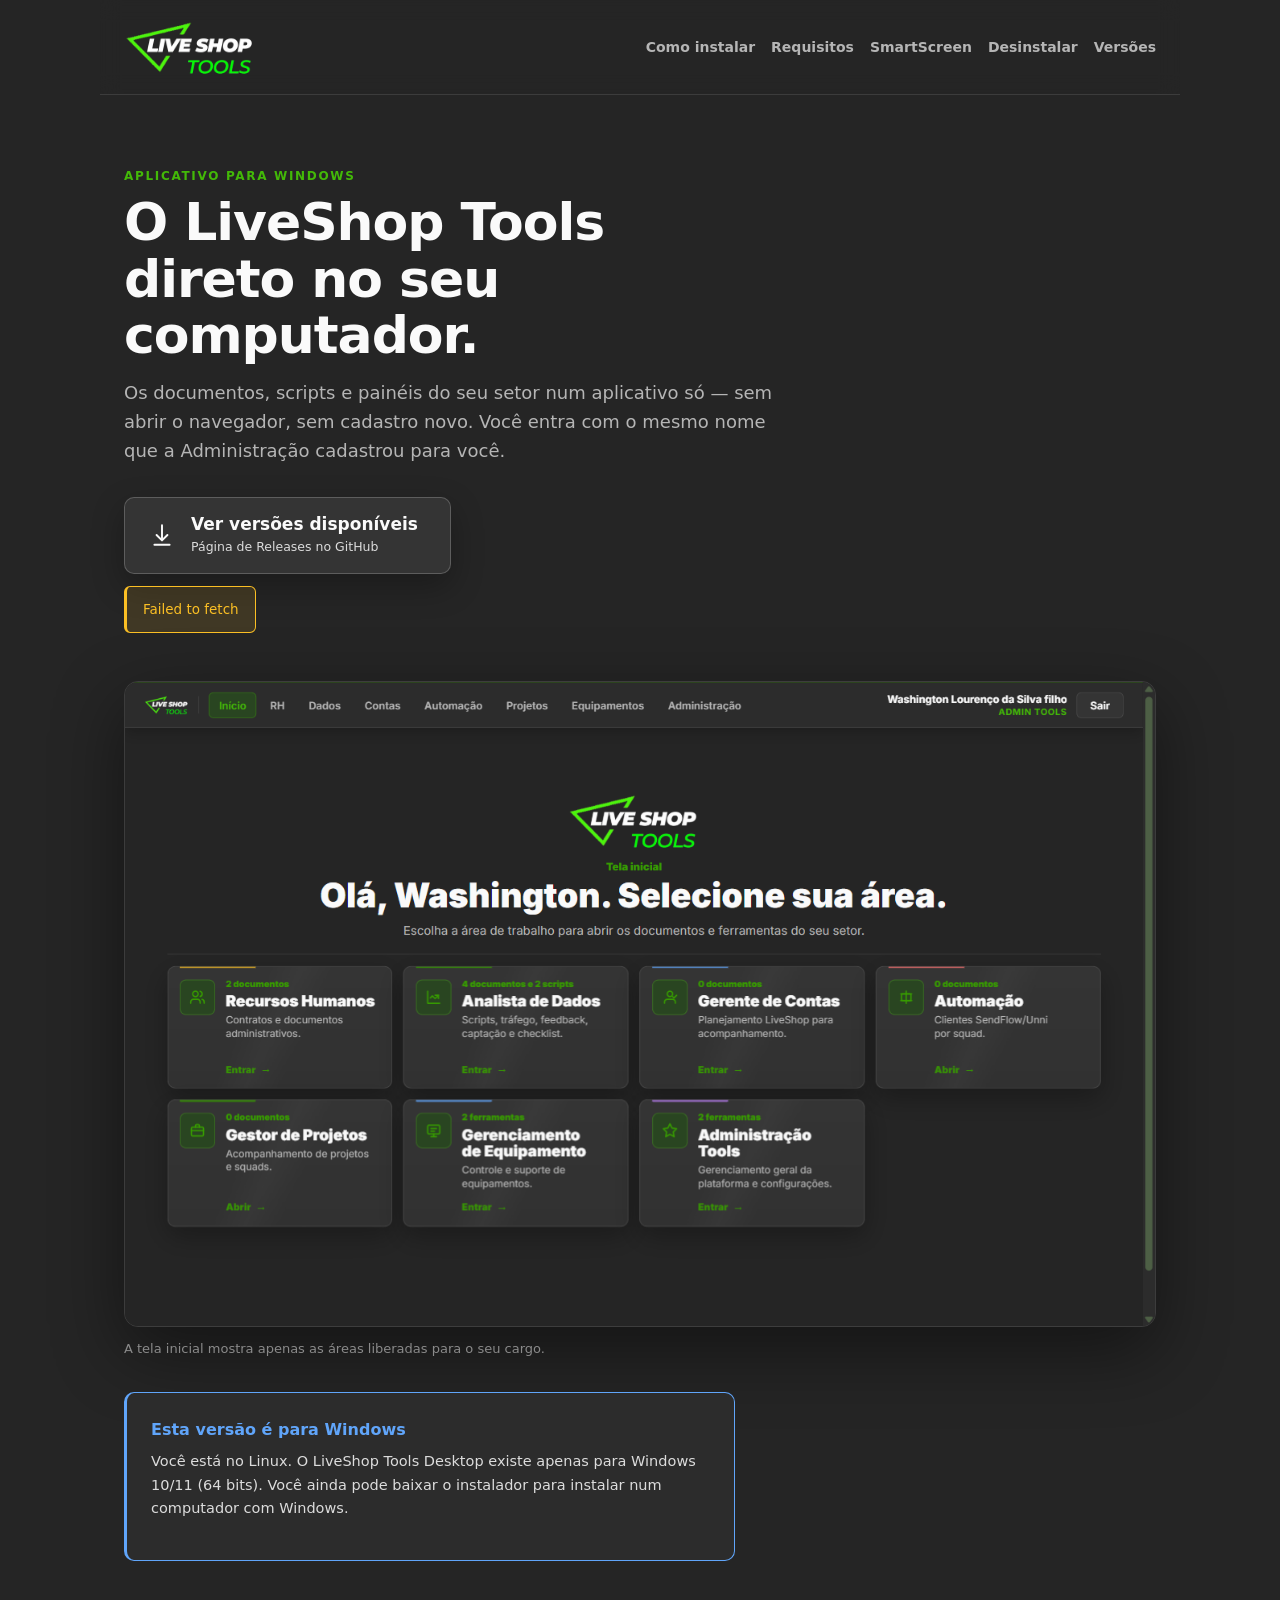
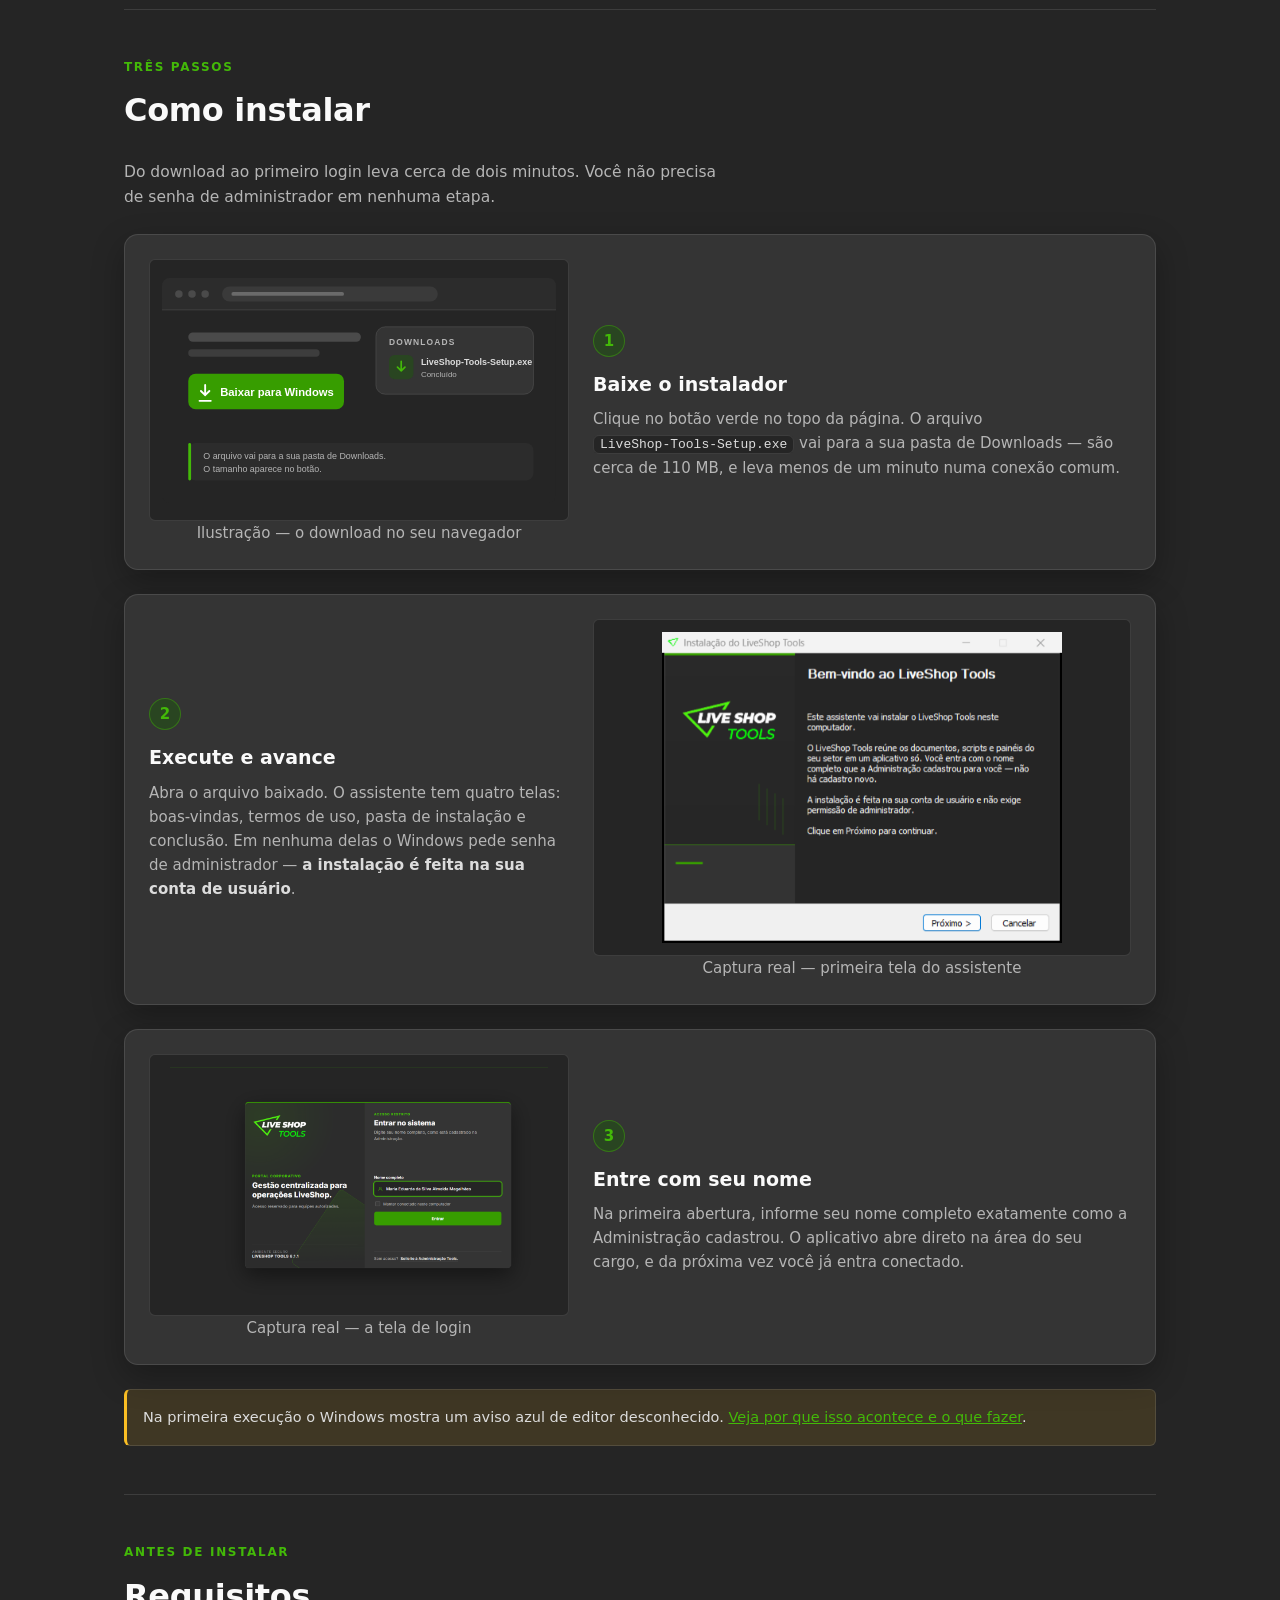
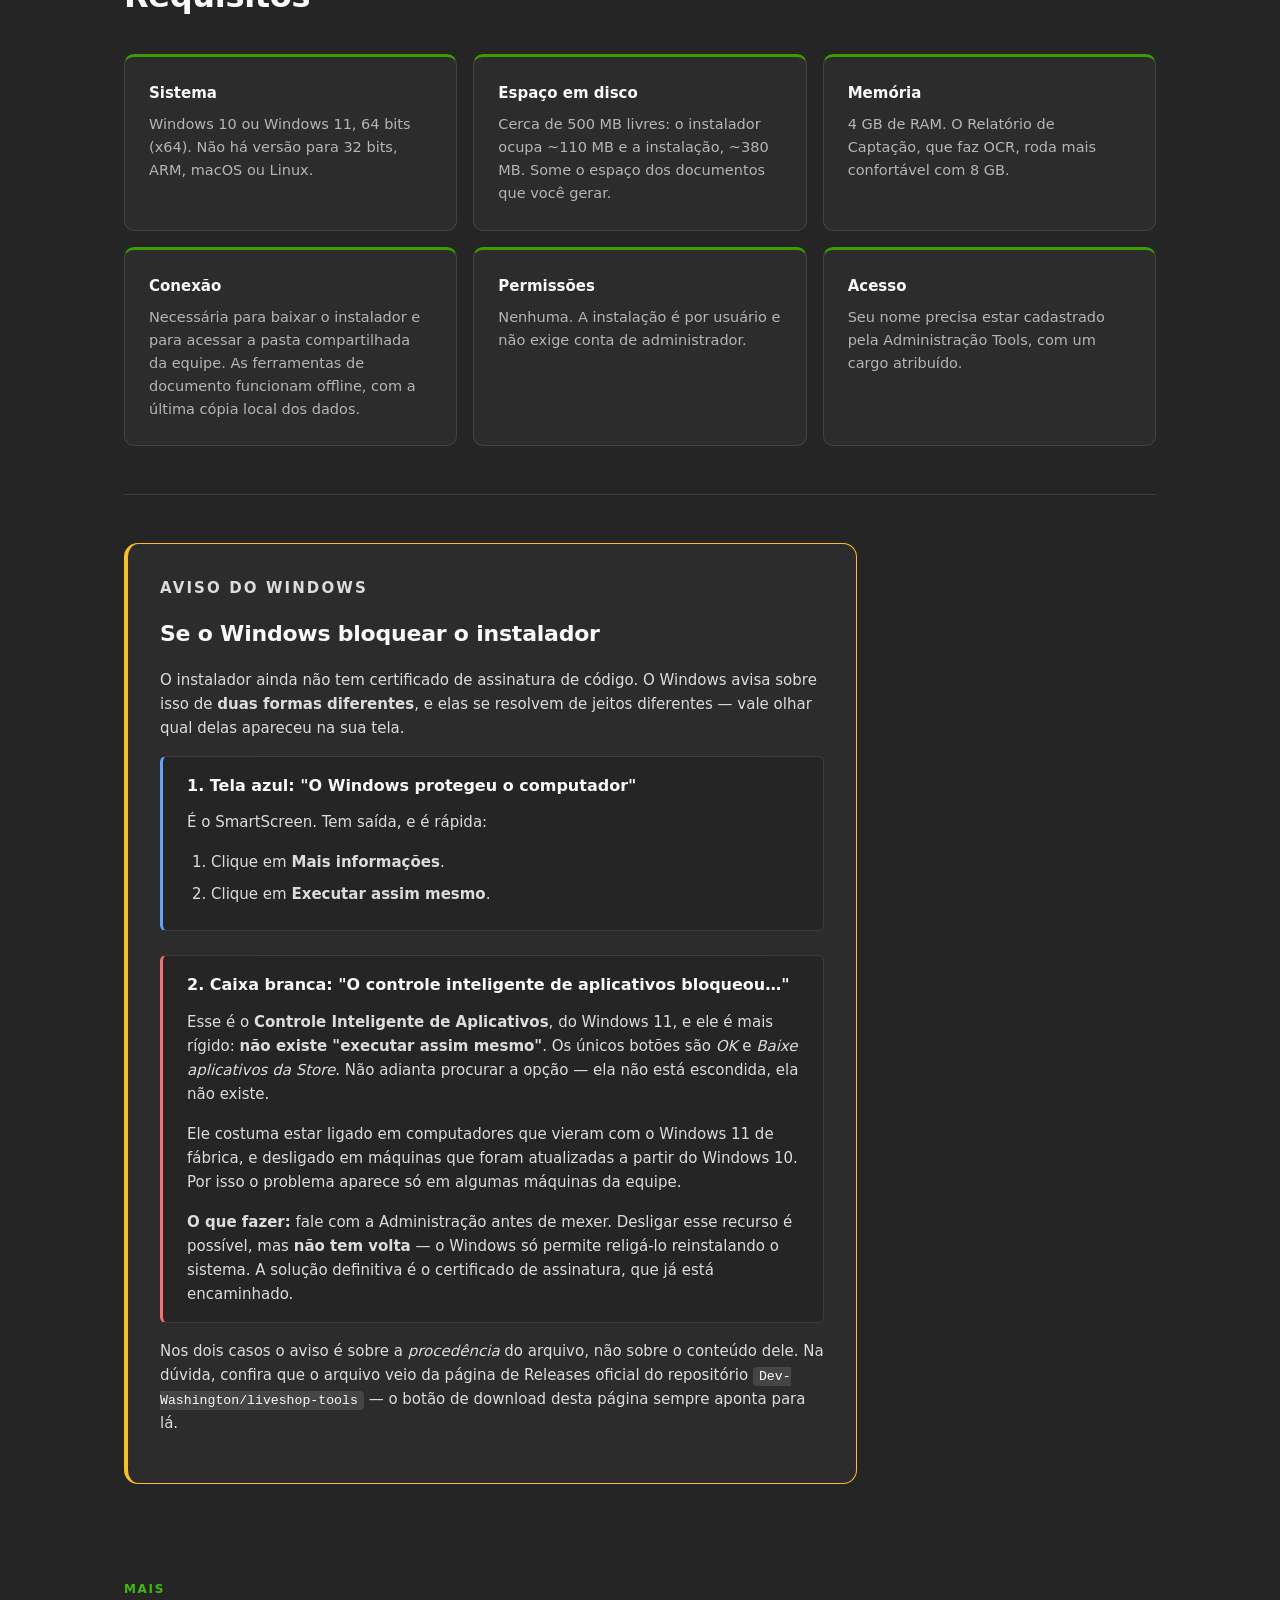
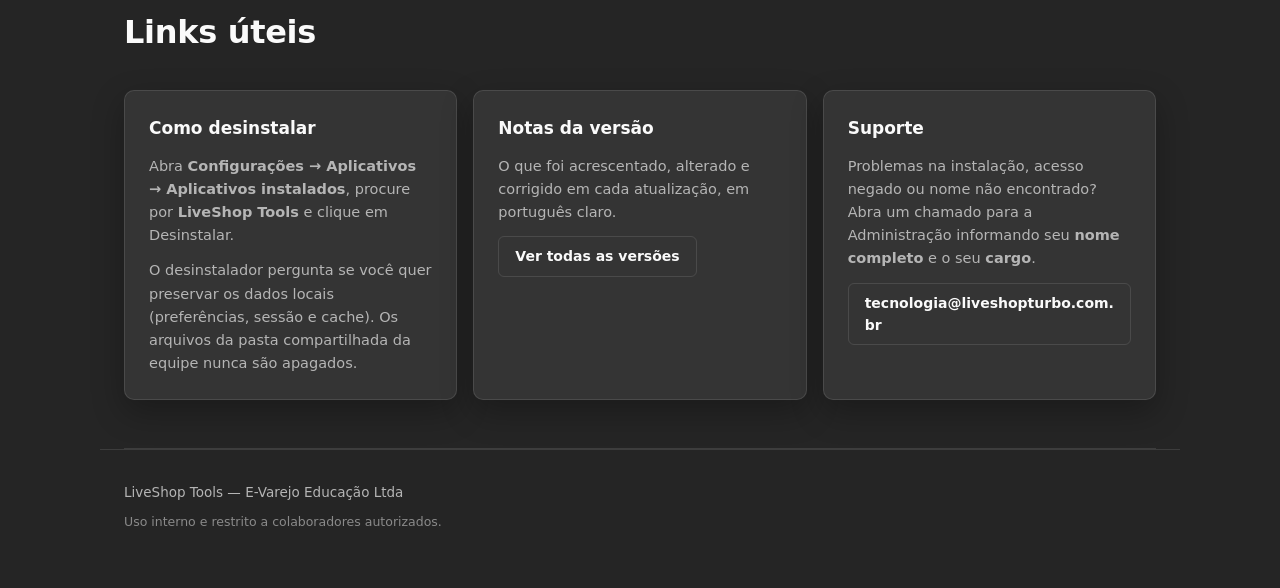
<file: index.html>
<!DOCTYPE html>
<html lang="pt-BR">
<head>
  <meta charset="UTF-8" />
  <meta name="viewport" content="width=device-width, initial-scale=1.0" />
  <title>LiveShop Tools para Windows — download</title>
  <meta
    name="description"
    content="Baixe o LiveShop Tools Desktop para Windows 10 e 11 (x64). Os documentos, scripts e painéis do seu setor em um aplicativo, com o mesmo login que você já usa."
  />
  <meta name="theme-color" content="#252525" />
  <link rel="icon" href="assets/img/favicon.ico" sizes="any" />
  <link rel="icon" type="image/png" sizes="32x32" href="assets/img/favicon-32x32.png" />
  <link rel="apple-touch-icon" sizes="180x180" href="assets/img/apple-touch-icon.png" />
  <link rel="stylesheet" href="assets/css/styles.css" />

  <meta property="og:title" content="LiveShop Tools para Windows" />
  <meta property="og:description" content="O LiveShop Tools no seu computador. Windows 10/11 x64." />
  <meta property="og:type" content="website" />
  <meta property="og:image" content="assets/img/icon.png" />
</head>

<body>
  <a class="skip-link" href="#download">Ir direto para o download</a>

  <header class="site-header">
    <a class="brand" href="#top" aria-label="LiveShop Tools — início">
      <img src="assets/img/logotools-login.png" alt="LiveShop Tools" width="132" height="55" />
    </a>
    <nav class="site-nav" aria-label="Navegação principal">
      <a href="#como-instalar">Como instalar</a>
      <a href="#requisitos">Requisitos</a>
      <a href="#smartscreen">SmartScreen</a>
      <a href="#desinstalar">Desinstalar</a>
      <a href="./versoes.html">Versões</a>
    </nav>
  </header>

  <main id="top">
    <!-- ── herói ─────────────────────────────────────────────────────────── -->
    <section class="hero" aria-labelledby="heroTitle">
      <p class="eyebrow">Aplicativo para Windows</p>
      <h1 id="heroTitle">O LiveShop Tools direto no seu computador.</h1>
      <p class="lead">
        Os documentos, scripts e painéis do seu setor num aplicativo só — sem abrir o navegador, sem
        cadastro novo. Você entra com o mesmo nome que a Administração cadastrou para você.
      </p>

      <div class="download" id="download">
        <a class="download-button" id="downloadButton" href="https://github.com/Dev-Washington/liveshop-tools/releases/latest" rel="noopener">
          <span class="download-button__icon" aria-hidden="true">
            <svg viewBox="0 0 24 24">
              <path d="M12 3v12" />
              <path d="m7 12 5 5 5-5" />
              <path d="M5 21h14" />
            </svg>
          </span>
          <span class="download-button__text">
            <strong id="downloadLabel">Baixar para Windows</strong>
            <small id="downloadMeta">Consultando a última versão…</small>
          </span>
        </a>

        <p class="download-note" id="downloadNote" role="status" aria-live="polite"></p>
      </div>

      <figure class="hero-preview">
        <img
          src="assets/img/app-tela-inicial.png"
          alt="Tela inicial do LiveShop Tools no Windows, em tema escuro, com os cards das áreas de Recursos Humanos, Analista de Dados, Gerente de Contas, Automação, Gestor de Projetos, Gerenciamento de Equipamento e Administração Tools."
          width="1280"
          height="800"
          loading="lazy"
        />
        <figcaption>A tela inicial mostra apenas as áreas liberadas para o seu cargo.</figcaption>
      </figure>

      <!-- Aviso para quem não está no Windows. Preenchido por download.js. -->
      <aside class="os-warning" id="osWarning" hidden>
        <h2>Esta versão é para Windows</h2>
        <p id="osWarningText"></p>
      </aside>
    </section>

    <!-- ── como instalar ─────────────────────────────────────────────────── -->
    <section class="section" id="como-instalar" aria-labelledby="instalarTitle">
      <p class="eyebrow">Três passos</p>
      <h2 id="instalarTitle">Como instalar</h2>
      <p class="section__lead">
        Do download ao primeiro login leva cerca de dois minutos. Você não precisa de senha de
        administrador em nenhuma etapa.
      </p>

      <ol class="steps">
        <li class="step">
          <div class="step__figure">
            <img
              src="assets/img/passo-1-download.svg"
              alt="Janela do navegador mostrando o arquivo LiveShop-Tools-Setup.exe recém-baixado."
              width="420"
              height="240"
              loading="lazy"
            />
            <p class="step__caption">Ilustração — o download no seu navegador</p>
          </div>
          <div class="step__body">
            <span class="step__number" aria-hidden="true">1</span>
            <h3>Baixe o instalador</h3>
            <p>
              Clique no botão verde no topo da página. O arquivo
              <code id="stepFileName">LiveShop-Tools-Setup.exe</code> vai para a sua pasta de
              Downloads — são cerca de <span id="stepFileSize">110 MB</span>, e leva menos de um
              minuto numa conexão comum.
            </p>
          </div>
        </li>

        <li class="step step--reverse">
          <div class="step__figure">
            <img
              src="assets/img/passo-2-instalador.png"
              alt="Primeira tela do assistente de instalação do LiveShop Tools, em tema escuro, com o botão Próximo."
              width="503"
              height="390"
              loading="lazy"
            />
            <p class="step__caption">Captura real — primeira tela do assistente</p>
          </div>
          <div class="step__body">
            <span class="step__number" aria-hidden="true">2</span>
            <h3>Execute e avance</h3>
            <p>
              Abra o arquivo baixado. O assistente tem quatro telas: boas-vindas, termos de uso,
              pasta de instalação e conclusão. Em nenhuma delas o Windows pede senha de
              administrador — <strong>a instalação é feita na sua conta de usuário</strong>.
            </p>
          </div>
        </li>

        <li class="step">
          <div class="step__figure">
            <img
              src="assets/img/passo-3-login.png"
              alt="Tela de login do LiveShop Tools pedindo o nome completo."
              width="1280"
              height="800"
              loading="lazy"
            />
            <p class="step__caption">Captura real — a tela de login</p>
          </div>
          <div class="step__body">
            <span class="step__number" aria-hidden="true">3</span>
            <h3>Entre com seu nome</h3>
            <p>
              Na primeira abertura, informe seu nome completo exatamente como a Administração
              cadastrou. O aplicativo abre direto na área do seu cargo, e da próxima vez você já
              entra conectado.
            </p>
          </div>
        </li>
      </ol>

      <p class="steps__foot">
        Na primeira execução o Windows mostra um aviso azul de editor desconhecido.
        <a href="#smartscreen">Veja por que isso acontece e o que fazer</a>.
      </p>
    </section>

    <!-- ── requisitos ────────────────────────────────────────────────────── -->
    <section class="section" id="requisitos" aria-labelledby="requisitosTitle">
      <p class="eyebrow">Antes de instalar</p>
      <h2 id="requisitosTitle">Requisitos</h2>

      <ul class="requirements">
        <li>
          <h3>Sistema</h3>
          <p>Windows 10 ou Windows 11, 64 bits (x64). Não há versão para 32 bits, ARM, macOS ou Linux.</p>
        </li>
        <li>
          <h3>Espaço em disco</h3>
          <p>Cerca de 500 MB livres: o instalador ocupa ~110 MB e a instalação, ~380 MB. Some o espaço dos documentos que você gerar.</p>
        </li>
        <li>
          <h3>Memória</h3>
          <p>4 GB de RAM. O Relatório de Captação, que faz OCR, roda mais confortável com 8 GB.</p>
        </li>
        <li>
          <h3>Conexão</h3>
          <p>
            Necessária para baixar o instalador e para acessar a pasta compartilhada da equipe. As
            ferramentas de documento funcionam offline, com a última cópia local dos dados.
          </p>
        </li>
        <li>
          <h3>Permissões</h3>
          <p>Nenhuma. A instalação é por usuário e não exige conta de administrador.</p>
        </li>
        <li>
          <h3>Acesso</h3>
          <p>Seu nome precisa estar cadastrado pela Administração Tools, com um cargo atribuído.</p>
        </li>
      </ul>
    </section>

    <!-- ── SmartScreen ───────────────────────────────────────────────────── -->
    <section class="section section--flat" id="smartscreen" aria-labelledby="smartscreenTitle">
      <div class="notice">
        <p class="eyebrow">Aviso do Windows</p>
        <h2 id="smartscreenTitle">Se o Windows bloquear o instalador</h2>
        <p>
          O instalador ainda não tem certificado de assinatura de código. O Windows avisa sobre isso
          de <strong>duas formas diferentes</strong>, e elas se resolvem de jeitos diferentes — vale
          olhar qual delas apareceu na sua tela.
        </p>

        <div class="bloqueio">
          <h3>1. Tela azul: "O Windows protegeu o computador"</h3>
          <p>É o SmartScreen. Tem saída, e é rápida:</p>
          <ol class="notice__list">
            <li>Clique em <strong>Mais informações</strong>.</li>
            <li>Clique em <strong>Executar assim mesmo</strong>.</li>
          </ol>
        </div>

        <div class="bloqueio bloqueio--duro">
          <h3>2. Caixa branca: "O controle inteligente de aplicativos bloqueou…"</h3>
          <p>
            Esse é o <strong>Controle Inteligente de Aplicativos</strong>, do Windows 11, e ele é
            mais rígido: <strong>não existe "executar assim mesmo"</strong>. Os únicos botões são
            <em>OK</em> e <em>Baixe aplicativos da Store</em>. Não adianta procurar a opção — ela não
            está escondida, ela não existe.
          </p>
          <p>
            Ele costuma estar ligado em computadores que vieram com o Windows 11 de fábrica, e
            desligado em máquinas que foram atualizadas a partir do Windows 10. Por isso o problema
            aparece só em algumas máquinas da equipe.
          </p>
          <p>
            <strong>O que fazer:</strong> fale com a Administração antes de mexer. Desligar esse
            recurso é possível, mas <strong>não tem volta</strong> — o Windows só permite religá-lo
            reinstalando o sistema. A solução definitiva é o certificado de assinatura, que já está
            encaminhado.
          </p>
        </div>

        <p class="notice__foot">
          Nos dois casos o aviso é sobre a <em>procedência</em> do arquivo, não sobre o conteúdo
          dele. Na dúvida, confira que o arquivo veio da página de Releases oficial do repositório
          <code>Dev-Washington/liveshop-tools</code> — o botão de download desta página sempre
          aponta para lá.
        </p>
      </div>
    </section>

    <!-- ── links ─────────────────────────────────────────────────────────── -->
    <section class="section" id="desinstalar" aria-labelledby="linksTitle">
      <p class="eyebrow">Mais</p>
      <h2 id="linksTitle">Links úteis</h2>

      <div class="cards">
        <article class="card">
          <h3>Como desinstalar</h3>
          <p>
            Abra <strong>Configurações → Aplicativos → Aplicativos instalados</strong>, procure por
            <strong>LiveShop Tools</strong> e clique em Desinstalar.
          </p>
          <p>
            O desinstalador pergunta se você quer preservar os dados locais (preferências, sessão e
            cache). Os arquivos da pasta compartilhada da equipe nunca são apagados.
          </p>
        </article>

        <article class="card">
          <h3>Notas da versão</h3>
          <p>O que foi acrescentado, alterado e corrigido em cada atualização, em português claro.</p>
          <a class="link-button" href="./versoes.html">
            Ver todas as versões
          </a>
        </article>

        <article class="card">
          <h3>Suporte</h3>
          <p>
            Problemas na instalação, acesso negado ou nome não encontrado? Abra um chamado para a
            Administração informando seu <strong>nome completo</strong> e o seu <strong>cargo</strong>.
          </p>
          <!--
            Botão, e não `mailto:`: em máquina sem cliente de e-mail configurado
            o link não faz nada, e a pessoa fica sem o endereço. Clicar copia.
            `data-email` é a única fonte do endereço — o rótulo é preenchido a
            partir dele em download.js, então os dois não têm como divergir.
          -->
          <button
            type="button"
            class="link-button"
            id="supportEmail"
            data-email="tecnologia@liveshopturbo.com.br"
            aria-describedby="supportEmailHint"
          ></button>
          <p class="card__hint" id="supportEmailHint" role="status" aria-live="polite" hidden></p>
        </article>
      </div>
    </section>
  </main>

  <footer class="site-footer">
    <p>LiveShop Tools — E-Varejo Educação Ltda</p>
    <p class="site-footer__meta">
      Uso interno e restrito a colaboradores autorizados.
      <span id="footerVersion"></span>
    </p>
  </footer>

  <script src="assets/js/download.js"></script>
</body>
</html>
</file>
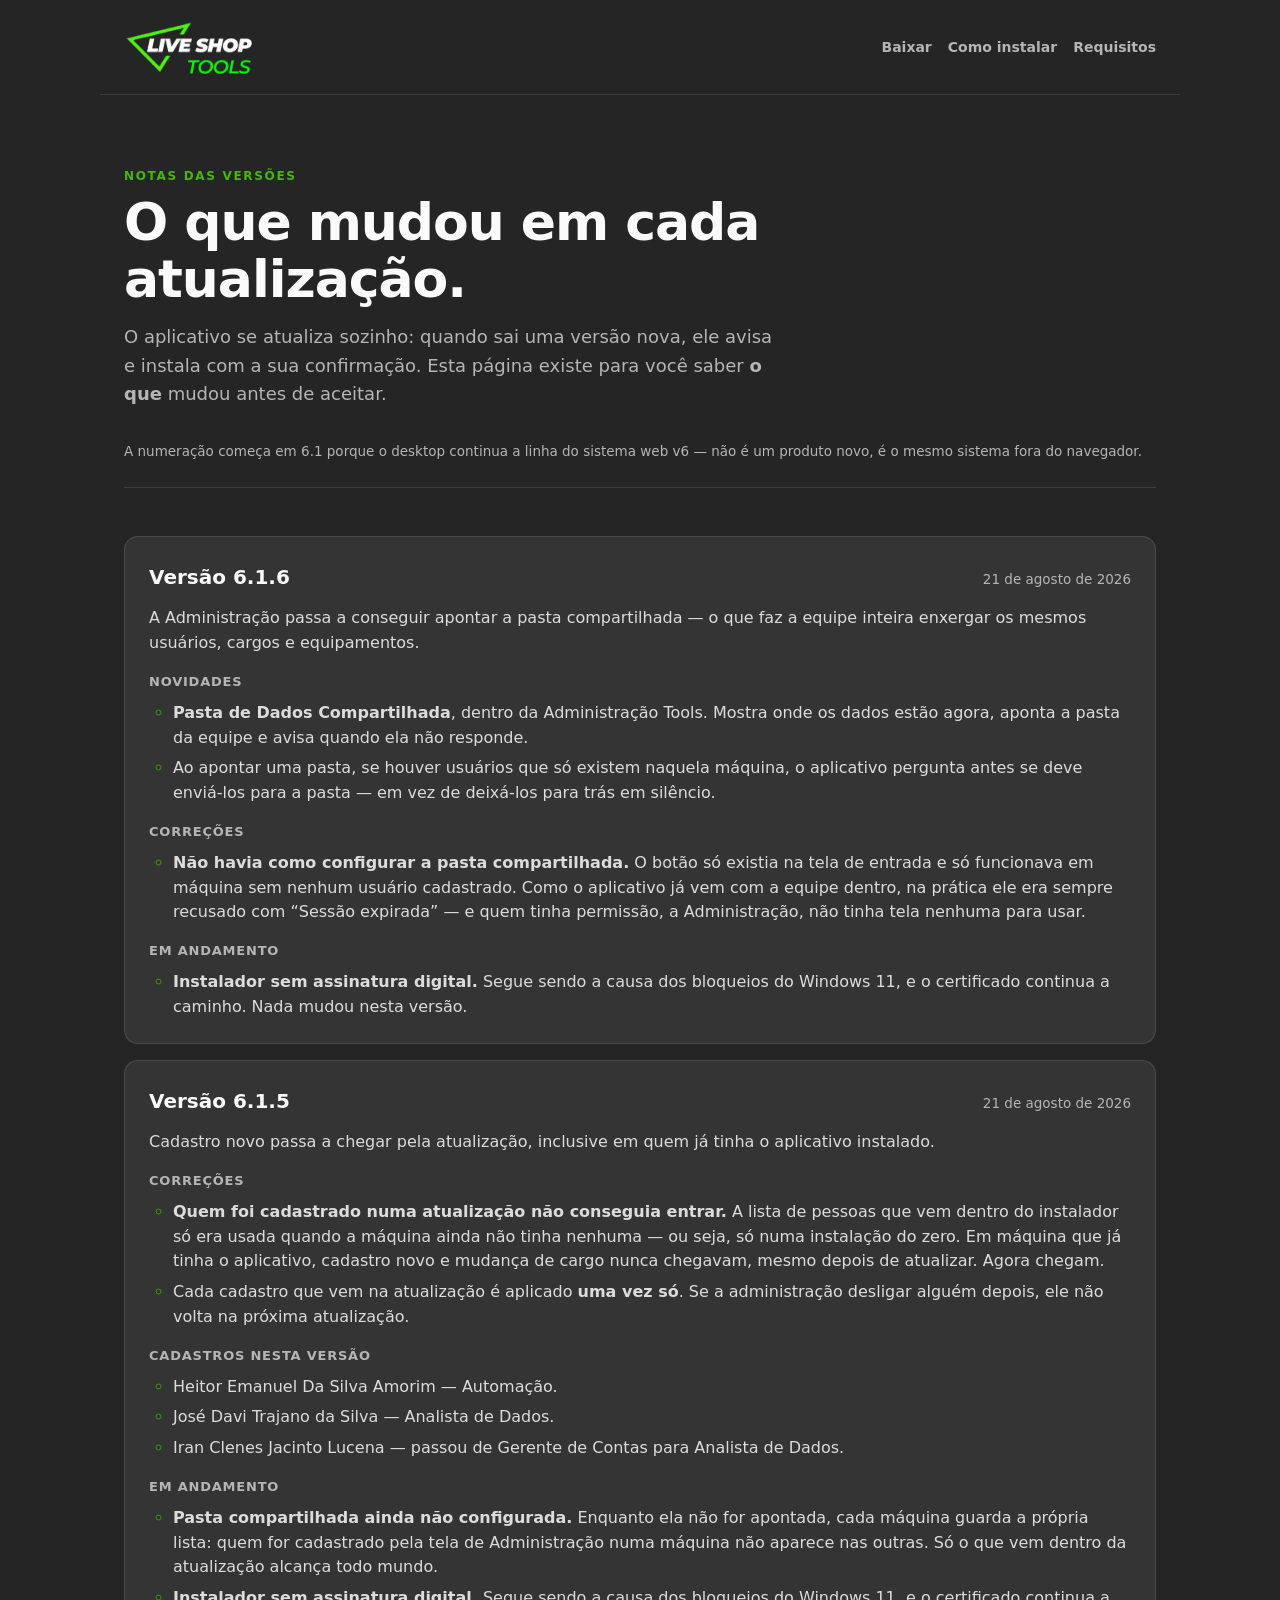
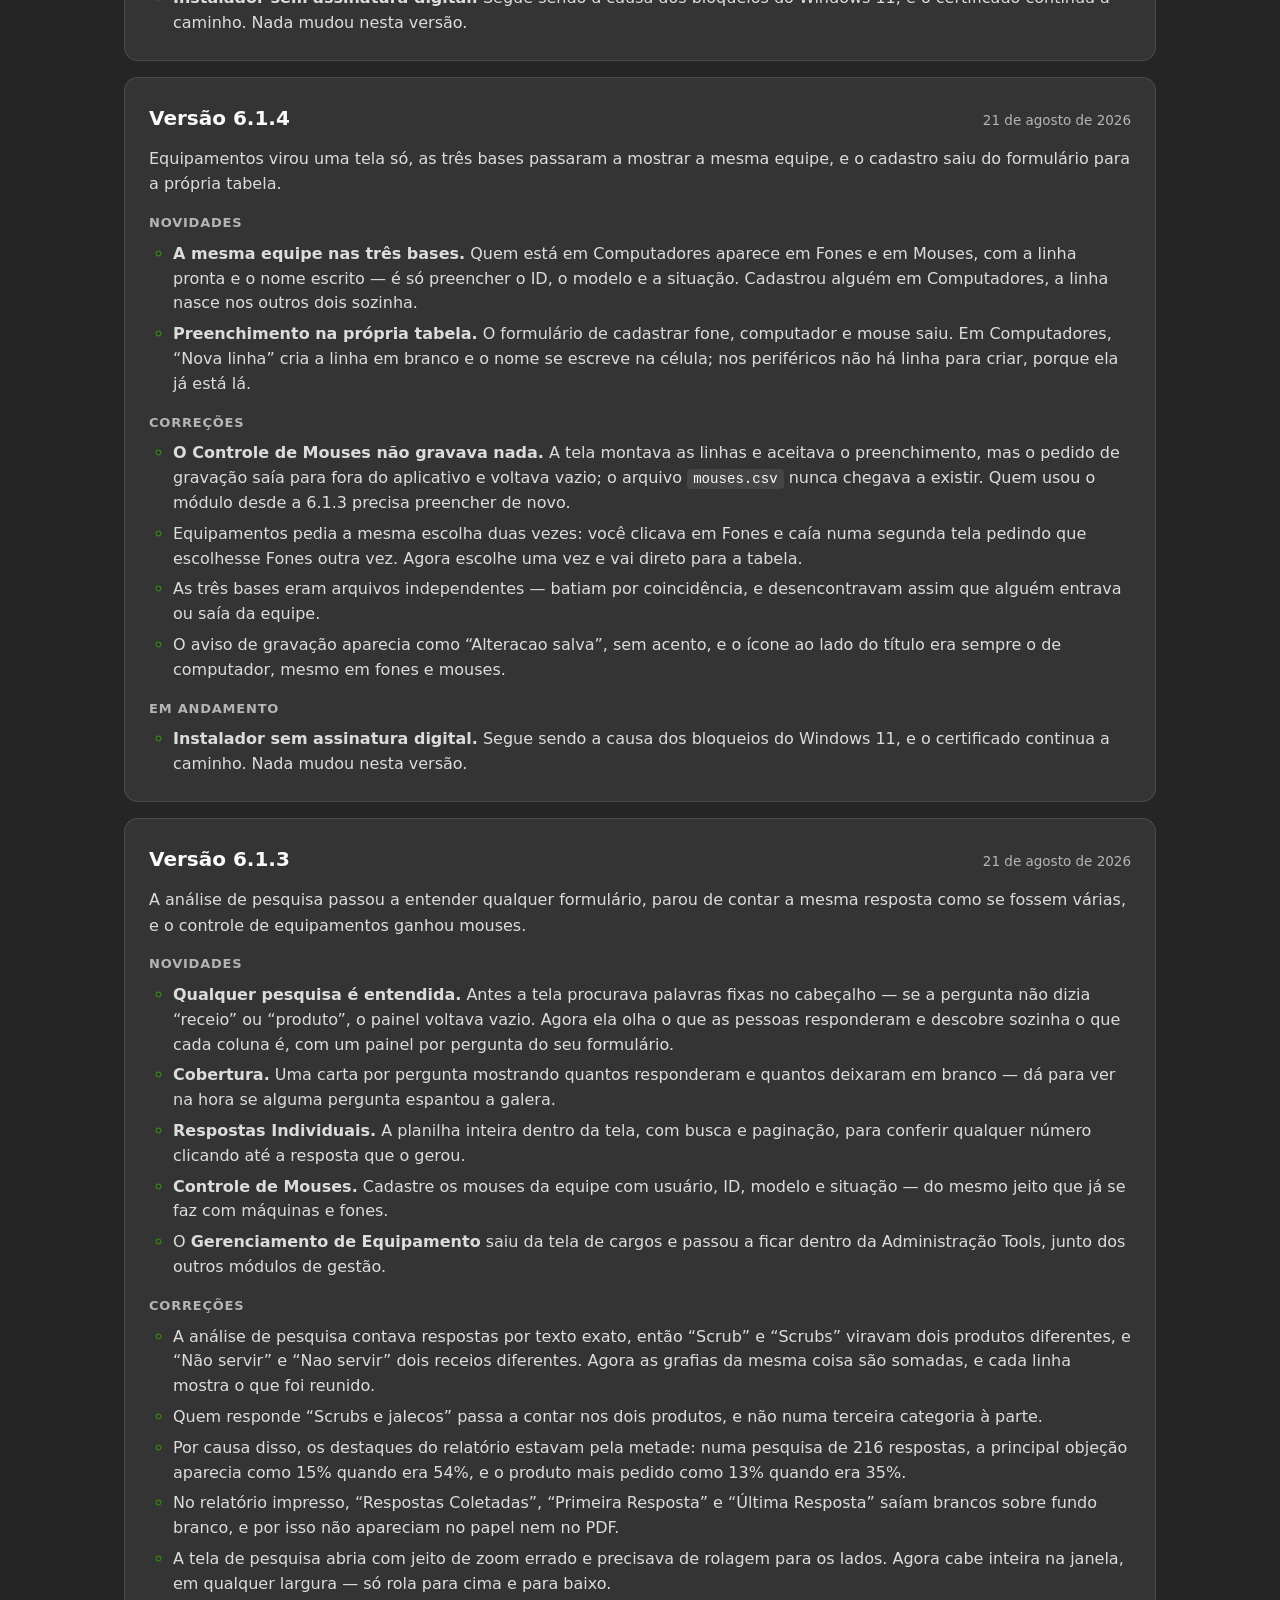
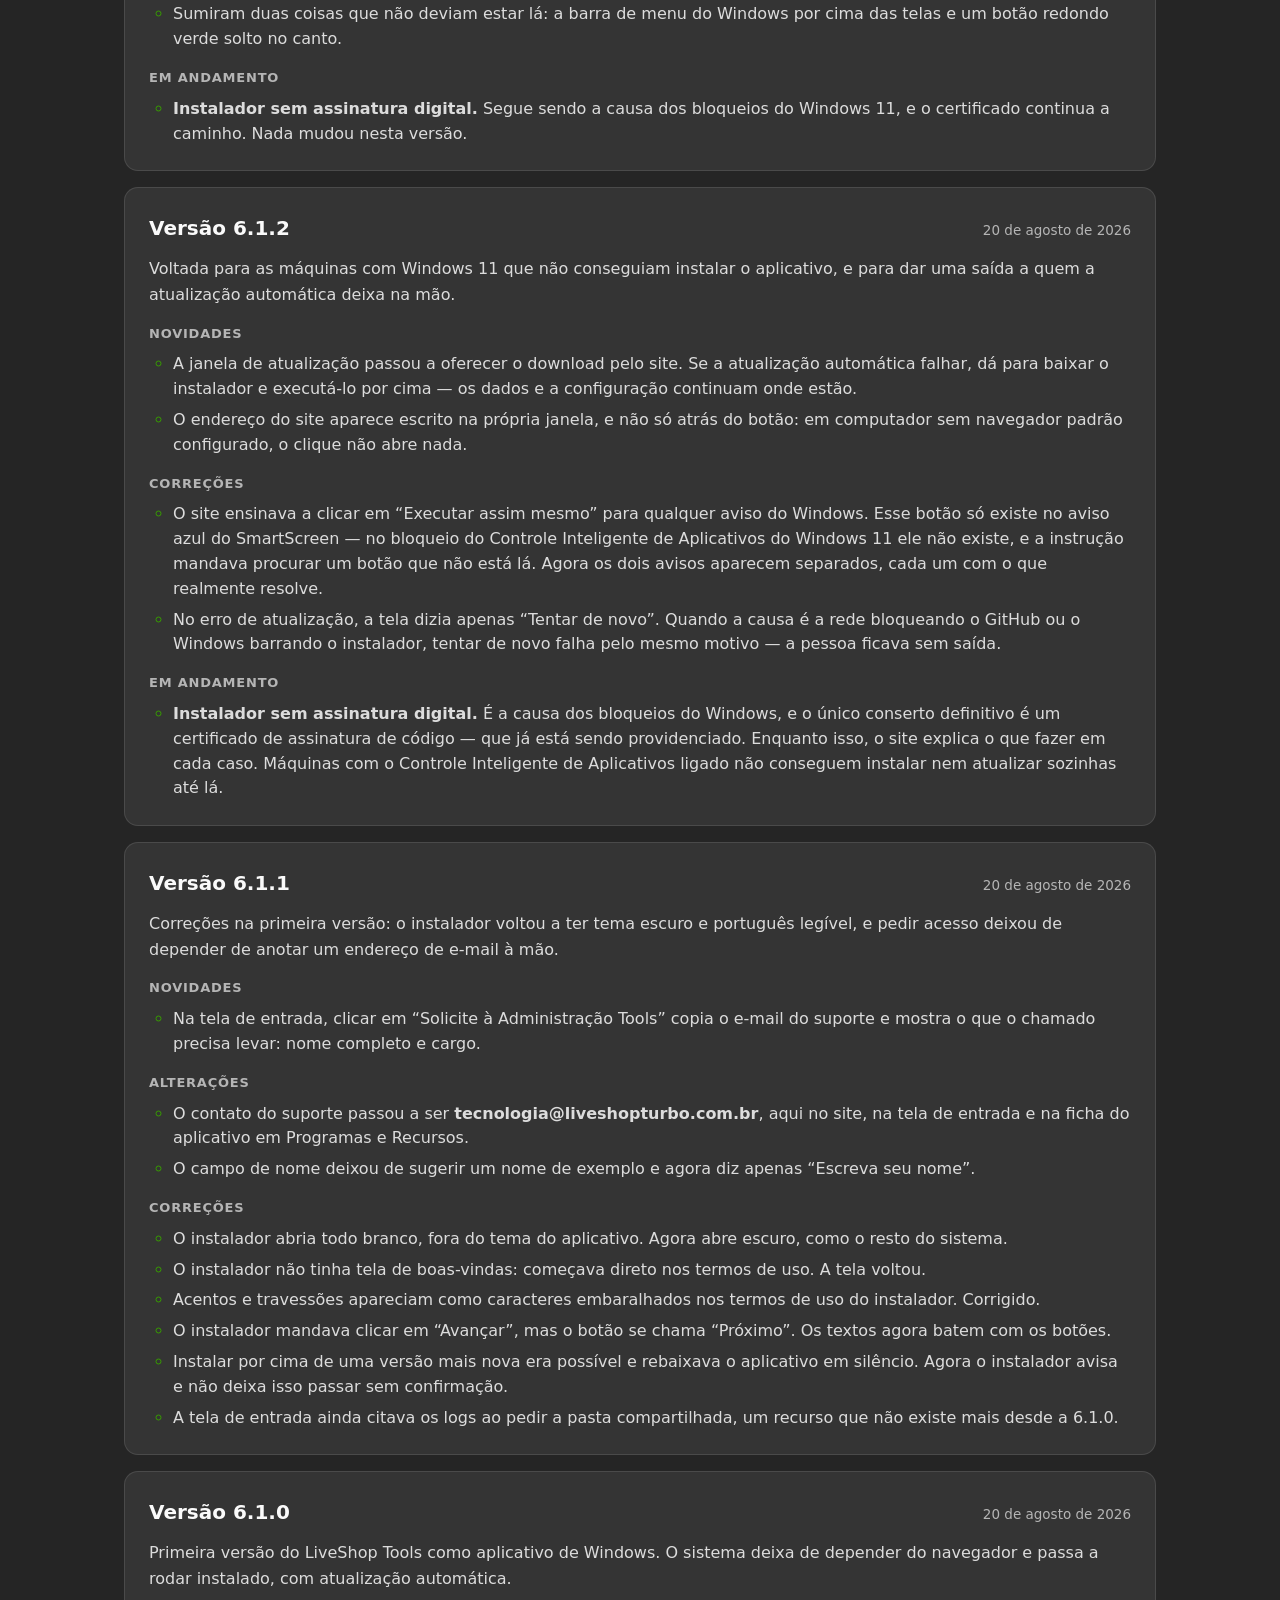
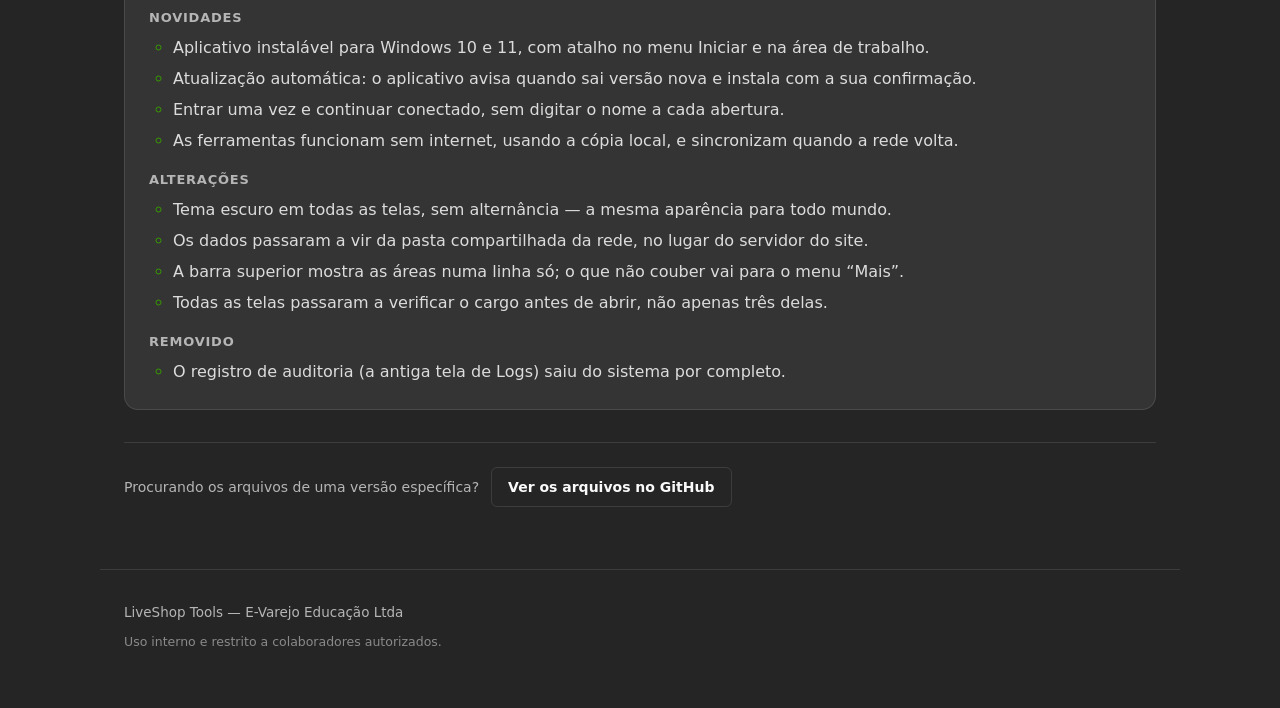
<file: versoes.html>
<!DOCTYPE html>
<html lang="pt-BR">
<head>
  <meta charset="UTF-8" />
  <meta name="viewport" content="width=device-width, initial-scale=1.0" />
  <title>Notas das versões — LiveShop Tools</title>
  <meta
    name="description"
    content="Histórico de versões do LiveShop Tools Desktop: o que foi acrescentado, alterado e corrigido em cada atualização."
  />
  <meta name="theme-color" content="#252525" />
  <link rel="icon" href="assets/img/favicon.ico" sizes="any" />
  <link rel="icon" type="image/png" sizes="32x32" href="assets/img/favicon-32x32.png" />
  <link rel="apple-touch-icon" sizes="180x180" href="assets/img/apple-touch-icon.png" />
  <link rel="stylesheet" href="assets/css/styles.css" />

  <meta property="og:title" content="Notas das versões — LiveShop Tools" />
  <meta property="og:description" content="O que mudou em cada versão do LiveShop Tools para Windows." />
  <meta property="og:type" content="website" />
  <meta property="og:image" content="assets/img/icon.png" />
</head>

<body>
  <a class="skip-link" href="#historico">Ir direto para o histórico</a>

  <header class="site-header">
    <a class="brand" href="./index.html" aria-label="LiveShop Tools — início">
      <img src="assets/img/logotools-login.png" alt="LiveShop Tools" width="132" height="55" />
    </a>
    <nav class="site-nav" aria-label="Navegação principal">
      <a href="./index.html">Baixar</a>
      <a href="./index.html#como-instalar">Como instalar</a>
      <a href="./index.html#requisitos">Requisitos</a>
    </nav>
  </header>

  <main id="top">
    <section class="hero hero--compact" aria-labelledby="tituloVersoes">
      <p class="eyebrow">Notas das versões</p>
      <h1 id="tituloVersoes">O que mudou em cada atualização.</h1>
      <p class="lead">
        O aplicativo se atualiza sozinho: quando sai uma versão nova, ele avisa e instala com a sua
        confirmação. Esta página existe para você saber <strong>o que</strong> mudou antes de aceitar.
      </p>
      <p class="download-note" data-tone="info">
        A numeração começa em 6.1 porque o desktop continua a linha do sistema web v6 — não é um
        produto novo, é o mesmo sistema fora do navegador.
      </p>
    </section>

    <!-- ── histórico ───────────────────────────────────────────────────────
         Cada versão é um artigo da classe "release", com o atributo
         data-version marcando qual versão ele descreve. Para acrescentar uma
         versão nova, copie o bloco abaixo e ponha no TOPO da lista: a mais
         recente vem primeiro.

         NÃO escreva o selo "Atual" à mão. Quem o coloca é assets/js/versoes.js,
         na versão que a API devolve como publicada — a entrada é escrita antes
         de o build rodar, e durante esses quarenta minutos um selo fixo estaria
         anunciando como atual uma versão que ainda não dá para baixar.
         `data-version` é o que liga o bloco à release; sem ele o script ignora.
    ──────────────────────────────────────────────────────────────────────── -->
    <section class="section section--flat" id="historico" aria-labelledby="historicoTitulo">
      <h2 class="visually-hidden" id="historicoTitulo">Histórico de versões</h2>

      <ol class="releases" reversed>

        <li>
          <article class="release" data-version="6.1.6" aria-labelledby="v616">
            <header class="release__head">
              <h3 class="release__version" id="v616">
                Versão 6.1.6
              </h3>
              <p class="release__date"><time datetime="2026-08-21">21 de agosto de 2026</time></p>
            </header>

            <p class="release__summary">
              A Administração passa a conseguir apontar a pasta compartilhada — o que faz a equipe
              inteira enxergar os mesmos usuários, cargos e equipamentos.
            </p>

            <h4 class="release__group">Novidades</h4>
            <ul class="release__list">
              <li>
                <strong>Pasta de Dados Compartilhada</strong>, dentro da Administração Tools. Mostra
                onde os dados estão agora, aponta a pasta da equipe e avisa quando ela não responde.
              </li>
              <li>
                Ao apontar uma pasta, se houver usuários que só existem naquela máquina, o
                aplicativo pergunta antes se deve enviá-los para a pasta — em vez de deixá-los para
                trás em silêncio.
              </li>
            </ul>

            <h4 class="release__group">Correções</h4>
            <ul class="release__list">
              <li>
                <strong>Não havia como configurar a pasta compartilhada.</strong> O botão só existia
                na tela de entrada e só funcionava em máquina sem nenhum usuário cadastrado. Como o
                aplicativo já vem com a equipe dentro, na prática ele era sempre recusado com
                &ldquo;Sessão expirada&rdquo; — e quem tinha permissão, a Administração, não tinha
                tela nenhuma para usar.
              </li>
            </ul>

            <h4 class="release__group">Em andamento</h4>
            <ul class="release__list">
              <li>
                <strong>Instalador sem assinatura digital.</strong> Segue sendo a causa dos bloqueios
                do Windows 11, e o certificado continua a caminho. Nada mudou nesta versão.
              </li>
            </ul>
          </article>
        </li>

        <li>
          <article class="release" data-version="6.1.5" aria-labelledby="v615">
            <header class="release__head">
              <h3 class="release__version" id="v615">
                Versão 6.1.5
              </h3>
              <p class="release__date"><time datetime="2026-08-21">21 de agosto de 2026</time></p>
            </header>

            <p class="release__summary">
              Cadastro novo passa a chegar pela atualização, inclusive em quem já tinha o aplicativo
              instalado.
            </p>

            <h4 class="release__group">Correções</h4>
            <ul class="release__list">
              <li>
                <strong>Quem foi cadastrado numa atualização não conseguia entrar.</strong> A lista
                de pessoas que vem dentro do instalador só era usada quando a máquina ainda não
                tinha nenhuma — ou seja, só numa instalação do zero. Em máquina que já tinha o
                aplicativo, cadastro novo e mudança de cargo nunca chegavam, mesmo depois de
                atualizar. Agora chegam.
              </li>
              <li>
                Cada cadastro que vem na atualização é aplicado <strong>uma vez só</strong>. Se a
                administração desligar alguém depois, ele não volta na próxima atualização.
              </li>
            </ul>

            <h4 class="release__group">Cadastros nesta versão</h4>
            <ul class="release__list">
              <li>Heitor Emanuel Da Silva Amorim — Automação.</li>
              <li>José Davi Trajano da Silva — Analista de Dados.</li>
              <li>Iran Clenes Jacinto Lucena — passou de Gerente de Contas para Analista de Dados.</li>
            </ul>

            <h4 class="release__group">Em andamento</h4>
            <ul class="release__list">
              <li>
                <strong>Pasta compartilhada ainda não configurada.</strong> Enquanto ela não for
                apontada, cada máquina guarda a própria lista: quem for cadastrado pela tela de
                Administração numa máquina não aparece nas outras. Só o que vem dentro da
                atualização alcança todo mundo.
              </li>
              <li>
                <strong>Instalador sem assinatura digital.</strong> Segue sendo a causa dos bloqueios
                do Windows 11, e o certificado continua a caminho. Nada mudou nesta versão.
              </li>
            </ul>
          </article>
        </li>

        <li>
          <article class="release" data-version="6.1.4" aria-labelledby="v614">
            <header class="release__head">
              <h3 class="release__version" id="v614">
                Versão 6.1.4
              </h3>
              <p class="release__date"><time datetime="2026-08-21">21 de agosto de 2026</time></p>
            </header>

            <p class="release__summary">
              Equipamentos virou uma tela só, as três bases passaram a mostrar a mesma equipe, e o
              cadastro saiu do formulário para a própria tabela.
            </p>

            <h4 class="release__group">Novidades</h4>
            <ul class="release__list">
              <li>
                <strong>A mesma equipe nas três bases.</strong> Quem está em Computadores aparece em
                Fones e em Mouses, com a linha pronta e o nome escrito — é só preencher o ID, o
                modelo e a situação. Cadastrou alguém em Computadores, a linha nasce nos outros dois
                sozinha.
              </li>
              <li>
                <strong>Preenchimento na própria tabela.</strong> O formulário de cadastrar fone,
                computador e mouse saiu. Em Computadores, &ldquo;Nova linha&rdquo; cria a linha em
                branco e o nome se escreve na célula; nos periféricos não há linha para criar, porque
                ela já está lá.
              </li>
            </ul>

            <h4 class="release__group">Correções</h4>
            <ul class="release__list">
              <li>
                <strong>O Controle de Mouses não gravava nada.</strong> A tela montava as linhas e
                aceitava o preenchimento, mas o pedido de gravação saía para fora do aplicativo e
                voltava vazio; o arquivo <code>mouses.csv</code> nunca chegava a existir. Quem usou o
                módulo desde a 6.1.3 precisa preencher de novo.
              </li>
              <li>
                Equipamentos pedia a mesma escolha duas vezes: você clicava em Fones e caía numa
                segunda tela pedindo que escolhesse Fones outra vez. Agora escolhe uma vez e vai
                direto para a tabela.
              </li>
              <li>
                As três bases eram arquivos independentes — batiam por coincidência, e desencontravam
                assim que alguém entrava ou saía da equipe.
              </li>
              <li>
                O aviso de gravação aparecia como &ldquo;Alteracao salva&rdquo;, sem acento, e o
                ícone ao lado do título era sempre o de computador, mesmo em fones e mouses.
              </li>
            </ul>

            <h4 class="release__group">Em andamento</h4>
            <ul class="release__list">
              <li>
                <strong>Instalador sem assinatura digital.</strong> Segue sendo a causa dos bloqueios
                do Windows 11, e o certificado continua a caminho. Nada mudou nesta versão.
              </li>
            </ul>
          </article>
        </li>

        <li>
          <article class="release" data-version="6.1.3" aria-labelledby="v613">
            <header class="release__head">
              <h3 class="release__version" id="v613">
                Versão 6.1.3
              </h3>
              <p class="release__date"><time datetime="2026-08-21">21 de agosto de 2026</time></p>
            </header>

            <p class="release__summary">
              A análise de pesquisa passou a entender qualquer formulário, parou de contar a mesma
              resposta como se fossem várias, e o controle de equipamentos ganhou mouses.
            </p>

            <h4 class="release__group">Novidades</h4>
            <ul class="release__list">
              <li>
                <strong>Qualquer pesquisa é entendida.</strong> Antes a tela procurava palavras fixas
                no cabeçalho — se a pergunta não dizia &ldquo;receio&rdquo; ou &ldquo;produto&rdquo;,
                o painel voltava vazio. Agora ela olha o que as pessoas responderam e descobre
                sozinha o que cada coluna é, com um painel por pergunta do seu formulário.
              </li>
              <li>
                <strong>Cobertura.</strong> Uma carta por pergunta mostrando quantos responderam e
                quantos deixaram em branco — dá para ver na hora se alguma pergunta espantou a
                galera.
              </li>
              <li>
                <strong>Respostas Individuais.</strong> A planilha inteira dentro da tela, com busca
                e paginação, para conferir qualquer número clicando até a resposta que o gerou.
              </li>
              <li>
                <strong>Controle de Mouses.</strong> Cadastre os mouses da equipe com usuário, ID,
                modelo e situação — do mesmo jeito que já se faz com máquinas e fones.
              </li>
              <li>
                O <strong>Gerenciamento de Equipamento</strong> saiu da tela de cargos e passou a
                ficar dentro da Administração Tools, junto dos outros módulos de gestão.
              </li>
            </ul>

            <h4 class="release__group">Correções</h4>
            <ul class="release__list">
              <li>
                A análise de pesquisa contava respostas por texto exato, então &ldquo;Scrub&rdquo; e
                &ldquo;Scrubs&rdquo; viravam dois produtos diferentes, e &ldquo;Não servir&rdquo; e
                &ldquo;Nao servir&rdquo; dois receios diferentes. Agora as grafias da mesma coisa são
                somadas, e cada linha mostra o que foi reunido.
              </li>
              <li>
                Quem responde &ldquo;Scrubs e jalecos&rdquo; passa a contar nos dois produtos, e não
                numa terceira categoria à parte.
              </li>
              <li>
                Por causa disso, os destaques do relatório estavam pela metade: numa pesquisa de 216
                respostas, a principal objeção aparecia como 15% quando era 54%, e o produto mais
                pedido como 13% quando era 35%.
              </li>
              <li>
                No relatório impresso, &ldquo;Respostas Coletadas&rdquo;, &ldquo;Primeira
                Resposta&rdquo; e &ldquo;Última Resposta&rdquo; saíam brancos sobre fundo branco, e
                por isso não apareciam no papel nem no PDF.
              </li>
              <li>
                A tela de pesquisa abria com jeito de zoom errado e precisava de rolagem para os
                lados. Agora cabe inteira na janela, em qualquer largura — só rola para cima e para
                baixo.
              </li>
              <li>
                Sumiram duas coisas que não deviam estar lá: a barra de menu do Windows por cima das
                telas e um botão redondo verde solto no canto.
              </li>
            </ul>

            <h4 class="release__group">Em andamento</h4>
            <ul class="release__list">
              <li>
                <strong>Instalador sem assinatura digital.</strong> Segue sendo a causa dos bloqueios
                do Windows 11, e o certificado continua a caminho. Nada mudou nesta versão.
              </li>
            </ul>
          </article>
        </li>

        <li>
          <article class="release" data-version="6.1.2" aria-labelledby="v612">
            <header class="release__head">
              <h3 class="release__version" id="v612">
                Versão 6.1.2
              </h3>
              <p class="release__date"><time datetime="2026-08-20">20 de agosto de 2026</time></p>
            </header>

            <p class="release__summary">
              Voltada para as máquinas com Windows 11 que não conseguiam instalar o aplicativo, e
              para dar uma saída a quem a atualização automática deixa na mão.
            </p>

            <h4 class="release__group">Novidades</h4>
            <ul class="release__list">
              <li>
                A janela de atualização passou a oferecer o download pelo site. Se a atualização
                automática falhar, dá para baixar o instalador e executá-lo por cima — os dados e a
                configuração continuam onde estão.
              </li>
              <li>
                O endereço do site aparece escrito na própria janela, e não só atrás do botão: em
                computador sem navegador padrão configurado, o clique não abre nada.
              </li>
            </ul>

            <h4 class="release__group">Correções</h4>
            <ul class="release__list">
              <li>
                O site ensinava a clicar em &ldquo;Executar assim mesmo&rdquo; para qualquer aviso do
                Windows. Esse botão só existe no aviso azul do SmartScreen — no bloqueio do Controle
                Inteligente de Aplicativos do Windows 11 ele não existe, e a instrução mandava
                procurar um botão que não está lá. Agora os dois avisos aparecem separados, cada um
                com o que realmente resolve.
              </li>
              <li>
                No erro de atualização, a tela dizia apenas &ldquo;Tentar de novo&rdquo;. Quando a
                causa é a rede bloqueando o GitHub ou o Windows barrando o instalador, tentar de novo
                falha pelo mesmo motivo — a pessoa ficava sem saída.
              </li>
            </ul>

            <h4 class="release__group">Em andamento</h4>
            <ul class="release__list">
              <li>
                <strong>Instalador sem assinatura digital.</strong> É a causa dos bloqueios do
                Windows, e o único conserto definitivo é um certificado de assinatura de código —
                que já está sendo providenciado. Enquanto isso, o site explica o que fazer em cada
                caso. Máquinas com o Controle Inteligente de Aplicativos ligado não conseguem
                instalar nem atualizar sozinhas até lá.
              </li>
            </ul>
          </article>
        </li>

        <li>
          <article class="release" data-version="6.1.1" aria-labelledby="v611">
            <header class="release__head">
              <h3 class="release__version" id="v611">
                Versão 6.1.1
              </h3>
              <p class="release__date"><time datetime="2026-08-20">20 de agosto de 2026</time></p>
            </header>

            <p class="release__summary">
              Correções na primeira versão: o instalador voltou a ter tema escuro e português
              legível, e pedir acesso deixou de depender de anotar um endereço de e-mail à mão.
            </p>

            <h4 class="release__group">Novidades</h4>
            <ul class="release__list">
              <li>
                Na tela de entrada, clicar em &ldquo;Solicite à Administração Tools&rdquo; copia o
                e-mail do suporte e mostra o que o chamado precisa levar: nome completo e cargo.
              </li>
            </ul>

            <h4 class="release__group">Alterações</h4>
            <ul class="release__list">
              <li>
                O contato do suporte passou a ser <strong>tecnologia@liveshopturbo.com.br</strong>,
                aqui no site, na tela de entrada e na ficha do aplicativo em Programas e Recursos.
              </li>
              <li>
                O campo de nome deixou de sugerir um nome de exemplo e agora diz apenas
                &ldquo;Escreva seu nome&rdquo;.
              </li>
            </ul>

            <h4 class="release__group">Correções</h4>
            <ul class="release__list">
              <li>
                O instalador abria todo branco, fora do tema do aplicativo. Agora abre escuro, como
                o resto do sistema.
              </li>
              <li>
                O instalador não tinha tela de boas-vindas: começava direto nos termos de uso. A
                tela voltou.
              </li>
              <li>
                Acentos e travessões apareciam como caracteres embaralhados nos termos de uso do
                instalador. Corrigido.
              </li>
              <li>
                O instalador mandava clicar em &ldquo;Avançar&rdquo;, mas o botão se chama
                &ldquo;Próximo&rdquo;. Os textos agora batem com os botões.
              </li>
              <li>
                Instalar por cima de uma versão mais nova era possível e rebaixava o aplicativo em
                silêncio. Agora o instalador avisa e não deixa isso passar sem confirmação.
              </li>
              <li>
                A tela de entrada ainda citava os logs ao pedir a pasta compartilhada, um recurso
                que não existe mais desde a 6.1.0.
              </li>
            </ul>
          </article>
        </li>

        <li>
          <article class="release" data-version="6.1.0" aria-labelledby="v610">
            <header class="release__head">
              <h3 class="release__version" id="v610">
                Versão 6.1.0
              </h3>
              <p class="release__date"><time datetime="2026-08-20">20 de agosto de 2026</time></p>
            </header>

            <p class="release__summary">
              Primeira versão do LiveShop Tools como aplicativo de Windows. O sistema deixa de
              depender do navegador e passa a rodar instalado, com atualização automática.
            </p>

            <h4 class="release__group">Novidades</h4>
            <ul class="release__list">
              <li>Aplicativo instalável para Windows 10 e 11, com atalho no menu Iniciar e na área de trabalho.</li>
              <li>Atualização automática: o aplicativo avisa quando sai versão nova e instala com a sua confirmação.</li>
              <li>Entrar uma vez e continuar conectado, sem digitar o nome a cada abertura.</li>
              <li>As ferramentas funcionam sem internet, usando a cópia local, e sincronizam quando a rede volta.</li>
            </ul>

            <h4 class="release__group">Alterações</h4>
            <ul class="release__list">
              <li>Tema escuro em todas as telas, sem alternância — a mesma aparência para todo mundo.</li>
              <li>Os dados passaram a vir da pasta compartilhada da rede, no lugar do servidor do site.</li>
              <li>A barra superior mostra as áreas numa linha só; o que não couber vai para o menu &ldquo;Mais&rdquo;.</li>
              <li>Todas as telas passaram a verificar o cargo antes de abrir, não apenas três delas.</li>
            </ul>

            <h4 class="release__group">Removido</h4>
            <ul class="release__list">
              <li>O registro de auditoria (a antiga tela de Logs) saiu do sistema por completo.</li>
            </ul>
          </article>
        </li>

      </ol>

      <p class="releases__foot">
        Procurando os arquivos de uma versão específica?
        <a class="link-button" id="releasesLink" href="https://github.com/Dev-Washington/liveshop-tools/releases" rel="noopener">
          Ver os arquivos no GitHub
        </a>
      </p>
    </section>
  </main>

  <footer class="site-footer">
    <p>LiveShop Tools — E-Varejo Educação Ltda</p>
    <p class="site-footer__meta">
      Uso interno e restrito a colaboradores autorizados.
    </p>
  </footer>

  <script src="assets/js/versoes.js"></script>
</body>
</html>
</file>
<file: assets/css/styles.css>
/*
 * Landing page do LiveShop Tools Desktop.
 *
 * Os tokens abaixo são cópia literal de src/renderer/styles/tokens.css — é o
 * que faz o site, o app, o instalador e o atualizador parecerem o mesmo
 * produto. Se os tokens mudarem lá, mudar aqui.
 *
 * A página é escura sempre, como o app: não há tema claro nem toggle, e
 * `prefers-color-scheme` é deliberadamente ignorado.
 */

:root {
  color-scheme: dark;

  --ls-background: #252525;
  --ls-surface-1: #2c2c2c;
  --ls-surface-2: #343434;
  --ls-card: #343434;
  --ls-muted: #454545;

  --ls-foreground: #fafafa;
  --ls-foreground-soft: #dcdcdc;
  --ls-muted-foreground: #b5b5b5;
  --ls-muted-foreground-2: #8a8a8a;

  --ls-primary: #379d00;
  --ls-primary-hover: #43b908;
  --ls-primary-foreground: #ffffff;
  --ls-accent: #294521;
  --ls-accent-foreground: #f5fff1;
  --ls-primary-border: rgba(67, 185, 8, 0.42);
  --ls-primary-soft: rgba(55, 157, 0, 0.14);

  --ls-danger: #f87171;
  --ls-warn: #fbbf24;
  --ls-warn-soft: rgba(251, 191, 36, 0.12);
  --ls-info: #60a5fa;

  --ls-border: rgba(255, 255, 255, 0.11);
  --ls-border-strong: rgba(255, 255, 255, 0.2);
  --ls-ring: rgba(67, 185, 8, 0.34);

  --ls-radius: 10px;
  --ls-radius-sm: 6px;
  --ls-radius-lg: 14px;
  --ls-radius-pill: 999px;

  --ls-shadow: 0 12px 32px rgba(0, 0, 0, 0.28);
  --ls-shadow-strong: 0 24px 70px rgba(0, 0, 0, 0.45);

  --ls-space-2: 8px;
  --ls-space-3: 12px;
  --ls-space-4: 16px;
  --ls-space-5: 24px;
  --ls-space-6: 32px;
  --ls-space-7: 48px;

  --ls-font: Inter, ui-sans-serif, system-ui, -apple-system, BlinkMacSystemFont, "Segoe UI", sans-serif;
  --ls-font-mono: ui-monospace, "Cascadia Mono", "Segoe UI Mono", Consolas, monospace;

  --ls-transition: 160ms ease;
  --ls-content: 1080px;
}

* {
  box-sizing: border-box;
}

html {
  scroll-behavior: smooth;
}

body {
  margin: 0;
  background: var(--ls-background);
  color: var(--ls-foreground);
  font-family: var(--ls-font);
  font-size: 16px;
  line-height: 1.6;
  -webkit-font-smoothing: antialiased;
}

img,
svg {
  max-width: 100%;
  height: auto;
}

/* `hidden` precisa vencer as regras de display dos componentes. */
[hidden] {
  display: none !important;
}

code {
  padding: 2px 6px;
  border-radius: 4px;
  background: var(--ls-muted);
  color: var(--ls-foreground);
  font-family: var(--ls-font-mono);
  font-size: 0.88em;
  overflow-wrap: anywhere;
}

:focus-visible {
  outline: 2px solid var(--ls-primary-hover);
  outline-offset: 3px;
}

.skip-link {
  position: absolute;
  left: -9999px;
  top: 0;
  z-index: 100;
  padding: var(--ls-space-3) var(--ls-space-4);
  background: var(--ls-primary);
  color: var(--ls-primary-foreground);
  font-weight: 700;
}

.skip-link:focus {
  left: var(--ls-space-4);
  top: var(--ls-space-4);
}

/* ── cabeçalho ───────────────────────────────────────────────────────────── */

.site-header {
  position: sticky;
  top: 0;
  z-index: 50;
  display: flex;
  align-items: center;
  gap: var(--ls-space-5);
  width: 100%;
  max-width: var(--ls-content);
  margin-inline: auto;
  padding: var(--ls-space-4) var(--ls-space-5);
  border-bottom: 1px solid var(--ls-border);
  background: color-mix(in srgb, var(--ls-background) 92%, transparent);
  backdrop-filter: blur(10px);
}

.brand img {
  display: block;
  width: 132px;
}

.site-nav {
  display: flex;
  flex-wrap: wrap;
  gap: var(--ls-space-4);
  margin-inline-start: auto;
}

.site-nav a {
  color: var(--ls-muted-foreground);
  font-size: 14px;
  font-weight: 600;
  text-decoration: none;
  transition: color var(--ls-transition);
}

.site-nav a:hover {
  color: var(--ls-primary-hover);
}

/* ── herói ───────────────────────────────────────────────────────────────── */

main {
  width: 100%;
  max-width: var(--ls-content);
  margin-inline: auto;
  padding-inline: var(--ls-space-5);
}

.eyebrow {
  margin: 0 0 var(--ls-space-2);
  color: var(--ls-primary-hover);
  font-size: 12px;
  font-weight: 800;
  letter-spacing: 0.14em;
  text-transform: uppercase;
}

.hero {
  padding: clamp(48px, 8vh, 88px) 0 var(--ls-space-7);
  border-bottom: 1px solid var(--ls-border);
}

.hero h1 {
  max-width: 18ch;
  margin: 0 0 var(--ls-space-4);
  font-size: clamp(32px, 5.5vw, 52px);
  font-weight: 900;
  line-height: 1.08;
  letter-spacing: -0.02em;
}

.lead {
  max-width: 58ch;
  margin: 0 0 var(--ls-space-6);
  color: var(--ls-muted-foreground);
  font-size: clamp(16px, 2vw, 18px);
  line-height: 1.6;
}

/* ── botão de download ───────────────────────────────────────────────────── */

.download {
  display: grid;
  gap: var(--ls-space-3);
  justify-items: start;
}

.download-button {
  display: inline-flex;
  align-items: center;
  gap: var(--ls-space-4);
  padding: var(--ls-space-4) var(--ls-space-6) var(--ls-space-4) var(--ls-space-5);
  border: 1px solid var(--ls-primary);
  border-radius: var(--ls-radius);
  background: var(--ls-primary);
  color: var(--ls-primary-foreground);
  text-decoration: none;
  box-shadow: var(--ls-shadow);
  transition: background-color var(--ls-transition), border-color var(--ls-transition), transform var(--ls-transition);
}

.download-button:hover {
  border-color: var(--ls-primary-hover);
  background: var(--ls-primary-hover);
  transform: translateY(-2px);
}

.download-button--secondary {
  border-color: var(--ls-border-strong);
  background: var(--ls-card);
  color: var(--ls-foreground);
}

.download-button--secondary:hover {
  border-color: var(--ls-primary);
  background: var(--ls-accent);
  color: var(--ls-accent-foreground);
}

.download-button__icon svg {
  display: block;
  width: 26px;
  height: 26px;
  fill: none;
  stroke: currentColor;
  stroke-width: 1.8;
  stroke-linecap: round;
  stroke-linejoin: round;
}

.download-button__text {
  display: grid;
  gap: 2px;
  text-align: left;
}

.download-button__text strong {
  font-size: 17px;
  font-weight: 800;
  line-height: 1.2;
}

.download-button__text small {
  font-size: 12.5px;
  opacity: 0.85;
}

.download-note {
  margin: 0;
  color: var(--ls-muted-foreground);
  font-size: 13.5px;
}

.download-note[data-tone="warn"] {
  padding: var(--ls-space-3) var(--ls-space-4);
  border: 1px solid var(--ls-warn);
  border-left-width: 3px;
  border-radius: var(--ls-radius-sm);
  background: var(--ls-warn-soft);
  color: var(--ls-warn);
}

/* ── prévia do produto ───────────────────────────────────────────────────── */

.hero-preview {
  margin: var(--ls-space-7) 0 0;
}

.hero-preview img {
  display: block;
  width: 100%;
  border: 1px solid var(--ls-border);
  border-radius: var(--ls-radius-lg);
  box-shadow: var(--ls-shadow-strong);
}

.hero-preview figcaption {
  margin-top: var(--ls-space-3);
  color: var(--ls-muted-foreground-2);
  font-size: 13px;
}

/* ── aviso de sistema operacional ────────────────────────────────────────── */

.os-warning {
  max-width: 60ch;
  margin-top: var(--ls-space-6);
  padding: var(--ls-space-5);
  border: 1px solid var(--ls-info);
  border-left-width: 3px;
  border-radius: var(--ls-radius);
  background: var(--ls-surface-1);
}

.os-warning h2 {
  margin: 0 0 var(--ls-space-2);
  color: var(--ls-info);
  font-size: 16px;
  font-weight: 800;
}

.os-warning p {
  margin: 0 0 var(--ls-space-4);
  color: var(--ls-foreground-soft);
  font-size: 14.5px;
}

/* ── seções ──────────────────────────────────────────────────────────────── */

.section {
  padding: var(--ls-space-7) 0;
  border-bottom: 1px solid var(--ls-border);
}

.section--flat {
  border-bottom: 0;
}

.section h2 {
  margin: 0 0 var(--ls-space-6);
  font-size: clamp(24px, 3.4vw, 32px);
  font-weight: 800;
  letter-spacing: -0.01em;
}

/* ── passos ──────────────────────────────────────────────────────────────── */

.steps {
  display: grid;
  gap: var(--ls-space-5);
  margin: 0;
  padding: 0;
  list-style: none;
  counter-reset: step;
}

.step {
  display: grid;
  grid-template-columns: minmax(0, 420px) minmax(0, 1fr);
  gap: var(--ls-space-5);
  align-items: center;
  padding: var(--ls-space-5);
  border: 1px solid var(--ls-border);
  border-radius: var(--ls-radius-lg);
  background: var(--ls-card);
  box-shadow: var(--ls-shadow);
}

.step__figure img {
  display: block;
  width: 100%;
  border: 1px solid var(--ls-border);
  border-radius: var(--ls-radius-sm);
  background: var(--ls-background);
}

.step__number {
  display: inline-grid;
  place-items: center;
  width: 32px;
  height: 32px;
  margin-bottom: var(--ls-space-3);
  border: 1px solid var(--ls-primary-border);
  border-radius: var(--ls-radius-pill);
  background: var(--ls-accent);
  color: var(--ls-primary-hover);
  font-size: 15px;
  font-weight: 800;
}

.step h3 {
  margin: 0 0 var(--ls-space-2);
  font-size: 19px;
  font-weight: 800;
}

.step p {
  margin: 0;
  color: var(--ls-muted-foreground);
  font-size: 15px;
}

.step p strong {
  color: var(--ls-foreground-soft);
}

/* ── requisitos ──────────────────────────────────────────────────────────── */

.requirements {
  display: grid;
  grid-template-columns: repeat(auto-fit, minmax(260px, 1fr));
  gap: var(--ls-space-4);
  margin: 0;
  padding: 0;
  list-style: none;
}

.requirements li {
  padding: var(--ls-space-5);
  border: 1px solid var(--ls-border);
  border-top: 3px solid var(--ls-primary);
  border-radius: var(--ls-radius);
  background: var(--ls-surface-1);
}

.requirements h3 {
  margin: 0 0 var(--ls-space-2);
  font-size: 15px;
  font-weight: 800;
}

.requirements p {
  margin: 0;
  color: var(--ls-muted-foreground);
  font-size: 14.5px;
}

/* ── aviso SmartScreen ───────────────────────────────────────────────────── */

.notice {
  max-width: 72ch;
  padding: var(--ls-space-6);
  border: 1px solid var(--ls-warn);
  border-left-width: 4px;
  border-radius: var(--ls-radius-lg);
  background: var(--ls-surface-1);
}

.notice h2 {
  margin-bottom: var(--ls-space-4);
  font-size: 22px;
}

.notice p {
  margin: 0 0 var(--ls-space-4);
  color: var(--ls-foreground-soft);
  font-size: 15px;
}

.notice__list {
  margin: 0 0 var(--ls-space-4);
  padding-inline-start: var(--ls-space-5);
  color: var(--ls-foreground-soft);
  font-size: 15px;
}

.notice__list li {
  margin-bottom: var(--ls-space-2);
}

.notice__foot {
  margin-bottom: 0;
  color: var(--ls-muted-foreground);
  font-size: 13.5px;
}

/*
 * Os dois avisos do Windows, lado a lado. Separar visualmente importa: quem
 * chega aqui está com uma caixa de diálogo aberta na tela e precisa reconhecer
 * qual das duas é antes de ler a instrução — seguir a instrução errada custa
 * uma busca por um botão que não existe.
 */
.bloqueio {
  margin-bottom: var(--ls-space-5);
  padding: var(--ls-space-4) var(--ls-space-5);
  border: 1px solid var(--ls-border);
  border-left-width: 3px;
  border-left-color: var(--ls-info);
  border-radius: var(--ls-radius-sm);
  background: var(--ls-background);
}

.bloqueio h3 {
  margin: 0 0 var(--ls-space-3);
  color: var(--ls-foreground);
  font-size: 16px;
  font-weight: 700;
}

.bloqueio p:last-child,
.bloqueio .notice__list:last-child {
  margin-bottom: 0;
}

/* O segundo não tem saída pelo lado do usuário; a cor não deve prometer que tem. */
.bloqueio--duro {
  margin-bottom: var(--ls-space-4);
  border-left-color: var(--ls-danger);
}

/* ── cards ───────────────────────────────────────────────────────────────── */

.cards {
  display: grid;
  grid-template-columns: repeat(auto-fit, minmax(280px, 1fr));
  gap: var(--ls-space-4);
}

.card {
  display: grid;
  align-content: start;
  gap: var(--ls-space-3);
  padding: var(--ls-space-5);
  border: 1px solid var(--ls-border);
  border-radius: var(--ls-radius);
  background: var(--ls-card);
  box-shadow: var(--ls-shadow);
  transition: border-color var(--ls-transition), transform var(--ls-transition);
}

.card:hover {
  border-color: var(--ls-primary-border);
  transform: translateY(-2px);
}

.card h3 {
  margin: 0;
  font-size: 17px;
  font-weight: 800;
}

.card p {
  margin: 0;
  color: var(--ls-muted-foreground);
  font-size: 14.5px;
}

.link-button {
  justify-self: start;
  padding: var(--ls-space-2) var(--ls-space-4);
  border: 1px solid var(--ls-border);
  border-radius: var(--ls-radius-sm);
  color: var(--ls-foreground);
  font-size: 14px;
  font-weight: 600;
  text-decoration: none;
  overflow-wrap: anywhere;
  transition: border-color var(--ls-transition), background-color var(--ls-transition), color var(--ls-transition);
}

.link-button:hover {
  border-color: var(--ls-primary);
  background: var(--ls-accent);
  color: var(--ls-accent-foreground);
}

/*
 * O e-mail do suporte é um <button> e não um <a>: clicar copia. O botão não
 * herda fonte nem fundo do documento, então esses três vêm de volta aqui.
 */
button.link-button {
  background: none;
  font-family: inherit;
  line-height: inherit;
  text-align: left;
  cursor: pointer;
}

button.link-button:focus-visible {
  outline: 2px solid var(--ls-primary);
  outline-offset: 3px;
}

/* Confirmação da cópia, logo abaixo do botão, dentro do mesmo cartão. */
.card__hint {
  margin: 0;
  padding: var(--ls-space-3);
  border: 1px solid var(--ls-border);
  border-left-width: 3px;
  border-radius: var(--ls-radius-sm);
  background: var(--ls-surface-1);
  color: var(--ls-muted-foreground);
  font-size: 13px;
  line-height: 1.55;
}

.card__hint[data-tone='success'] {
  border-left-color: var(--ls-primary);
  color: var(--ls-foreground-soft);
}

.card__hint[data-tone='warn'] {
  border-left-color: var(--ls-warn);
  color: var(--ls-foreground-soft);
}

/* ── rodapé ──────────────────────────────────────────────────────────────── */

.site-footer {
  width: 100%;
  max-width: var(--ls-content);
  margin-inline: auto;
  padding: var(--ls-space-6) var(--ls-space-5) var(--ls-space-7);
  border-top: 1px solid var(--ls-border);
  color: var(--ls-muted-foreground);
  font-size: 13.5px;
}

.site-footer p {
  margin: 0 0 var(--ls-space-2);
}

.site-footer__meta {
  color: var(--ls-muted-foreground-2);
  font-size: 12.5px;
}

/* ── responsivo ──────────────────────────────────────────────────────────── */

@media (max-width: 820px) {
  .site-header {
    flex-wrap: wrap;
    gap: var(--ls-space-3);
  }

  .site-nav {
    width: 100%;
    margin-inline-start: 0;
    gap: var(--ls-space-3);
  }

  .step {
    grid-template-columns: 1fr;
  }

  .step__figure {
    order: 2;
  }
}

@media (max-width: 480px) {
  .download-button {
    width: 100%;
    padding-inline: var(--ls-space-4);
  }
}

@media (prefers-reduced-motion: reduce) {
  html {
    scroll-behavior: auto;
  }

  *,
  *::before,
  *::after {
    transition-duration: 0.01ms !important;
    animation-duration: 0.01ms !important;
  }
}

/* ── Notas das versões (versoes.html) ─────────────────────────────────────
   Reaproveita os tokens e o espaçamento do restante da landing; nada aqui
   introduz cor nova. */

.hero--compact {
  padding-bottom: var(--ls-space-5);
}

.visually-hidden {
  position: absolute;
  width: 1px;
  height: 1px;
  margin: -1px;
  padding: 0;
  overflow: hidden;
  clip: rect(0 0 0 0);
  white-space: nowrap;
  border: 0;
}

.releases {
  list-style: none;
  margin: 0;
  padding: 0;
  display: grid;
  gap: var(--ls-space-4);
}

.release {
  background: var(--ls-card);
  border: 1px solid var(--ls-border);
  border-radius: var(--ls-radius-lg, 14px);
  padding: var(--ls-space-5);
}

/* A versão atual ganha a borda de destaque — dá para achar de relance. */
.release[data-current='true'] {
  border-color: var(--ls-primary-border);
  box-shadow: 0 0 0 1px var(--ls-primary-soft);
}

.release__head {
  display: flex;
  flex-wrap: wrap;
  align-items: baseline;
  justify-content: space-between;
  gap: var(--ls-space-2);
  margin-bottom: var(--ls-space-3);
}

.release__version {
  display: flex;
  align-items: center;
  gap: var(--ls-space-2);
  margin: 0;
  font-size: 20px;
  color: var(--ls-foreground);
}

.release__badge {
  padding: 2px 10px;
  border-radius: 999px;
  background: var(--ls-primary-soft);
  border: 1px solid var(--ls-primary-border);
  color: var(--ls-accent-foreground);
  font-size: 12px;
  font-weight: 600;
  letter-spacing: 0.02em;
  text-transform: uppercase;
}

/*
 * "Em preparação" não pode parecer "Atual". Verde é a cor de "pode baixar", e
 * é justamente o que essa versão ainda não é.
 */
.release__badge[data-state='preparo'] {
  background: var(--ls-warn-soft);
  border-color: var(--ls-warn);
  color: var(--ls-warn);
}

.release__pending {
  margin: 0 0 var(--ls-space-4);
  padding: var(--ls-space-3);
  border: 1px solid var(--ls-warn);
  border-left-width: 3px;
  border-radius: var(--ls-radius-sm);
  background: var(--ls-warn-soft);
  color: var(--ls-foreground-soft);
  font-size: 13.5px;
  line-height: 1.55;
}

.release__date {
  margin: 0;
  color: var(--ls-muted-foreground);
  font-size: 13.5px;
}

.release__summary {
  margin: 0 0 var(--ls-space-4);
  color: var(--ls-foreground-soft);
}

.release__group {
  margin: var(--ls-space-4) 0 var(--ls-space-2);
  font-size: 13px;
  font-weight: 700;
  letter-spacing: 0.06em;
  text-transform: uppercase;
  color: var(--ls-muted-foreground);
}
.release__group:first-of-type {
  margin-top: 0;
}

.release__list {
  margin: 0;
  padding-left: var(--ls-space-5);
  display: grid;
  gap: 6px;
  color: var(--ls-foreground-soft);
}
.release__list li {
  line-height: 1.55;
}
.release__list li::marker {
  color: var(--ls-primary);
}

.releases__foot {
  margin-top: var(--ls-space-6);
  padding-top: var(--ls-space-5);
  border-top: 1px solid var(--ls-border);
  color: var(--ls-muted-foreground);
  font-size: 14px;
  display: flex;
  flex-wrap: wrap;
  align-items: center;
  gap: var(--ls-space-3);
}

@media (max-width: 620px) {
  .release {
    padding: var(--ls-space-4);
  }
  .release__head {
    flex-direction: column;
    align-items: flex-start;
  }
}

/* ── Como instalar: acabamentos da seção ──────────────────────────────────── */

.section__lead {
  max-width: 62ch;
  margin: calc(var(--ls-space-2) * -1) 0 var(--ls-space-5);
  color: var(--ls-muted-foreground);
  font-size: 15.5px;
}

/* Alterna o lado da imagem para a lista não virar uma coluna monótona. */
.step--reverse .step__figure {
  order: 2;
}
.step--reverse .step__body {
  order: 1;
}

/* Diz o que a imagem é. Duas das três são capturas reais do produto; a do
   download é ilustração, e chamar as duas coisas de "imagem" esconderia
   isso de quem está decidindo se confia no que vê. */
.step__caption {
  margin: var(--ls-space-2) 0 0;
  color: var(--ls-muted-foreground-2, var(--ls-muted-foreground));
  font-size: 12.5px;
  text-align: center;
}

.step code {
  padding: 1px 6px;
  border: 1px solid var(--ls-border);
  border-radius: var(--ls-radius-sm);
  background: var(--ls-background);
  color: var(--ls-foreground-soft);
  font-size: 13px;
  white-space: nowrap;
}

.steps__foot {
  margin: var(--ls-space-5) 0 0;
  padding: var(--ls-space-4);
  border: 1px solid var(--ls-border);
  border-left: 3px solid var(--ls-warn);
  border-radius: var(--ls-radius-sm);
  background: var(--ls-warn-soft);
  color: var(--ls-foreground-soft);
  font-size: 14.5px;
}
.steps__foot a {
  color: var(--ls-primary-hover);
}

@media (max-width: 860px) {
  /* Empilhado, a alternância perde o sentido e só embaralha a ordem de leitura. */
  .step--reverse .step__figure,
  .step--reverse .step__body {
    order: initial;
  }
}

/* ── Correções de layout ──────────────────────────────────────────────────── */

/* O cabeçalho é sticky, então um salto por âncora deixava o título da seção
   escondido atrás dele. Vale para os quatro links do menu, não só para os
   passos. A medida é a altura do cabeçalho mais uma folga de respiro. */
:target,
section[id],
[id^='como-'],
[id='requisitos'],
[id='smartscreen'],
[id='desinstalar'] {
  scroll-margin-top: 104px;
}

/* As três imagens dos passos têm proporções diferentes (ilustração 420×240,
   instalador 503×390, login 1280×800), o que deixava os cartões com alturas
   bem desiguais. Uma caixa de proporção fixa iguala os três, e `contain`
   garante que nenhuma captura seja cortada. */
.step__figure img {
  aspect-ratio: 16 / 10;
  object-fit: contain;
  padding: var(--ls-space-3);
}
</file>
